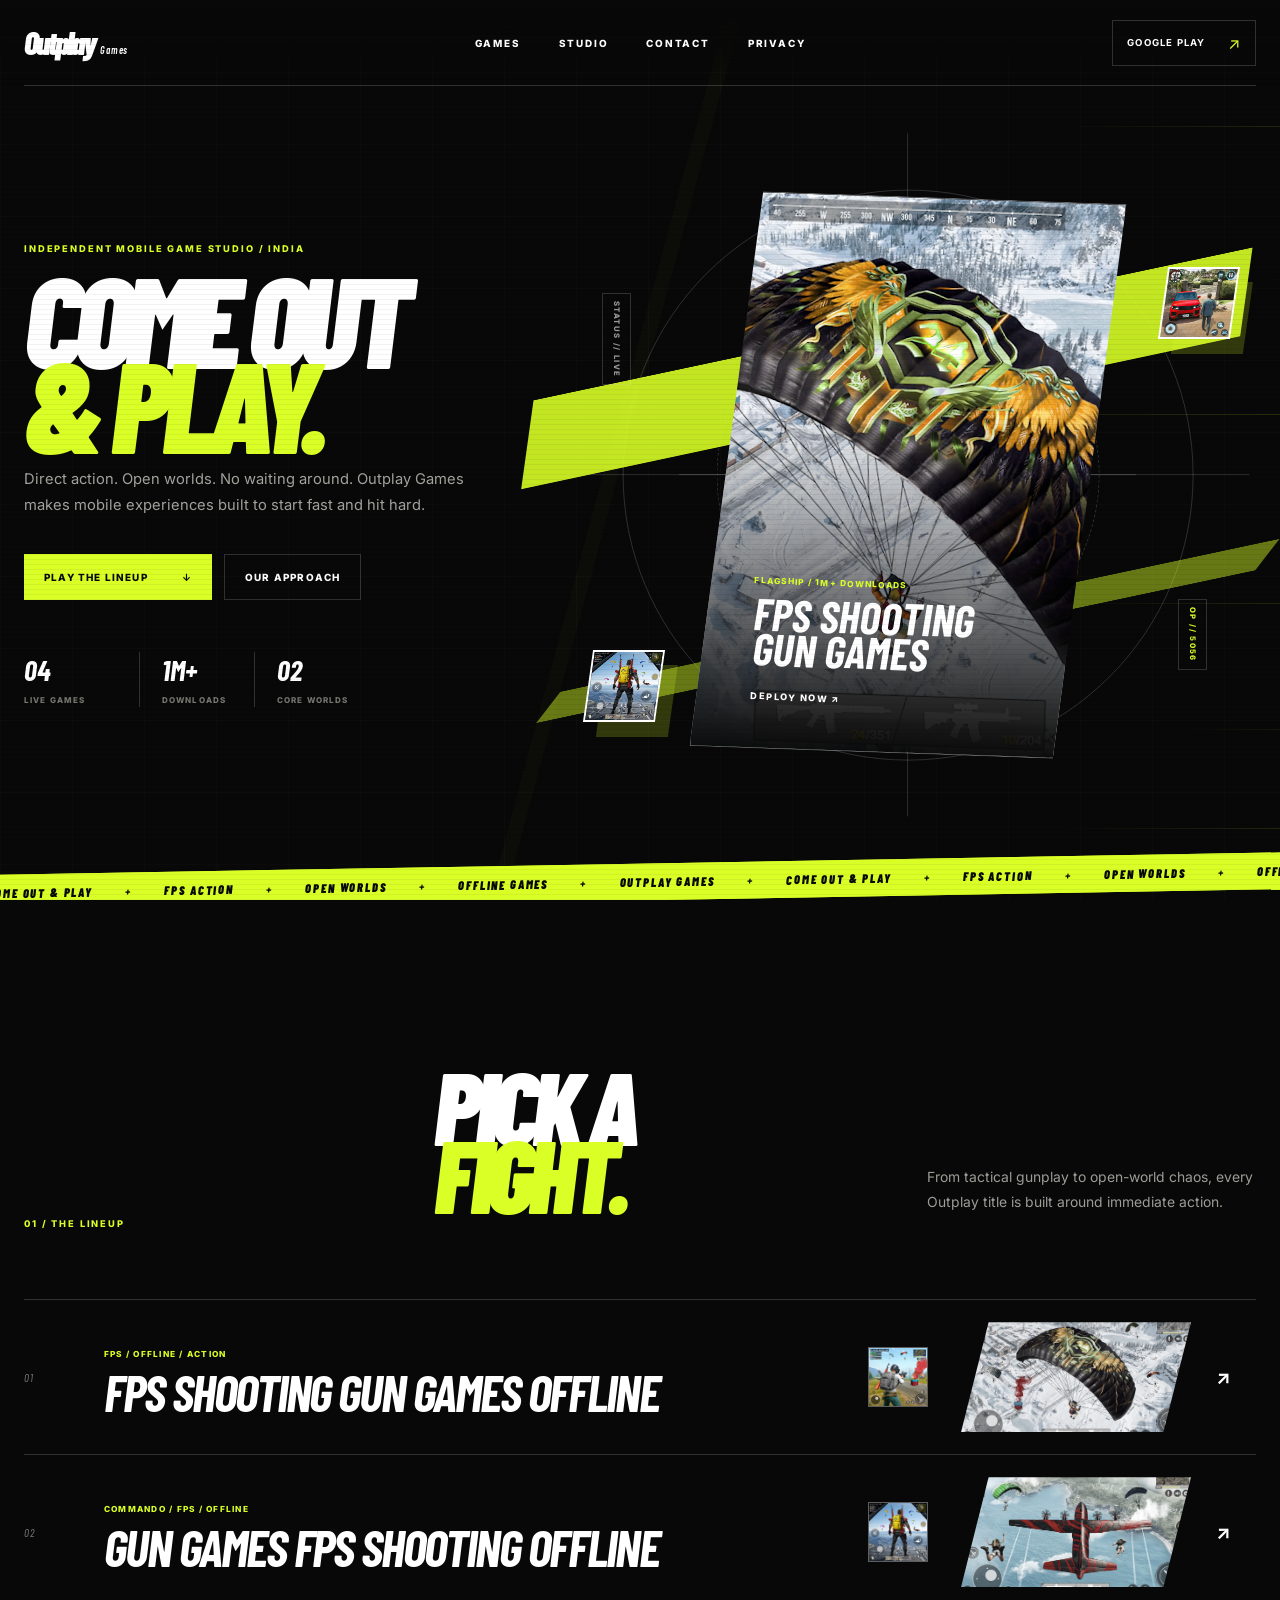
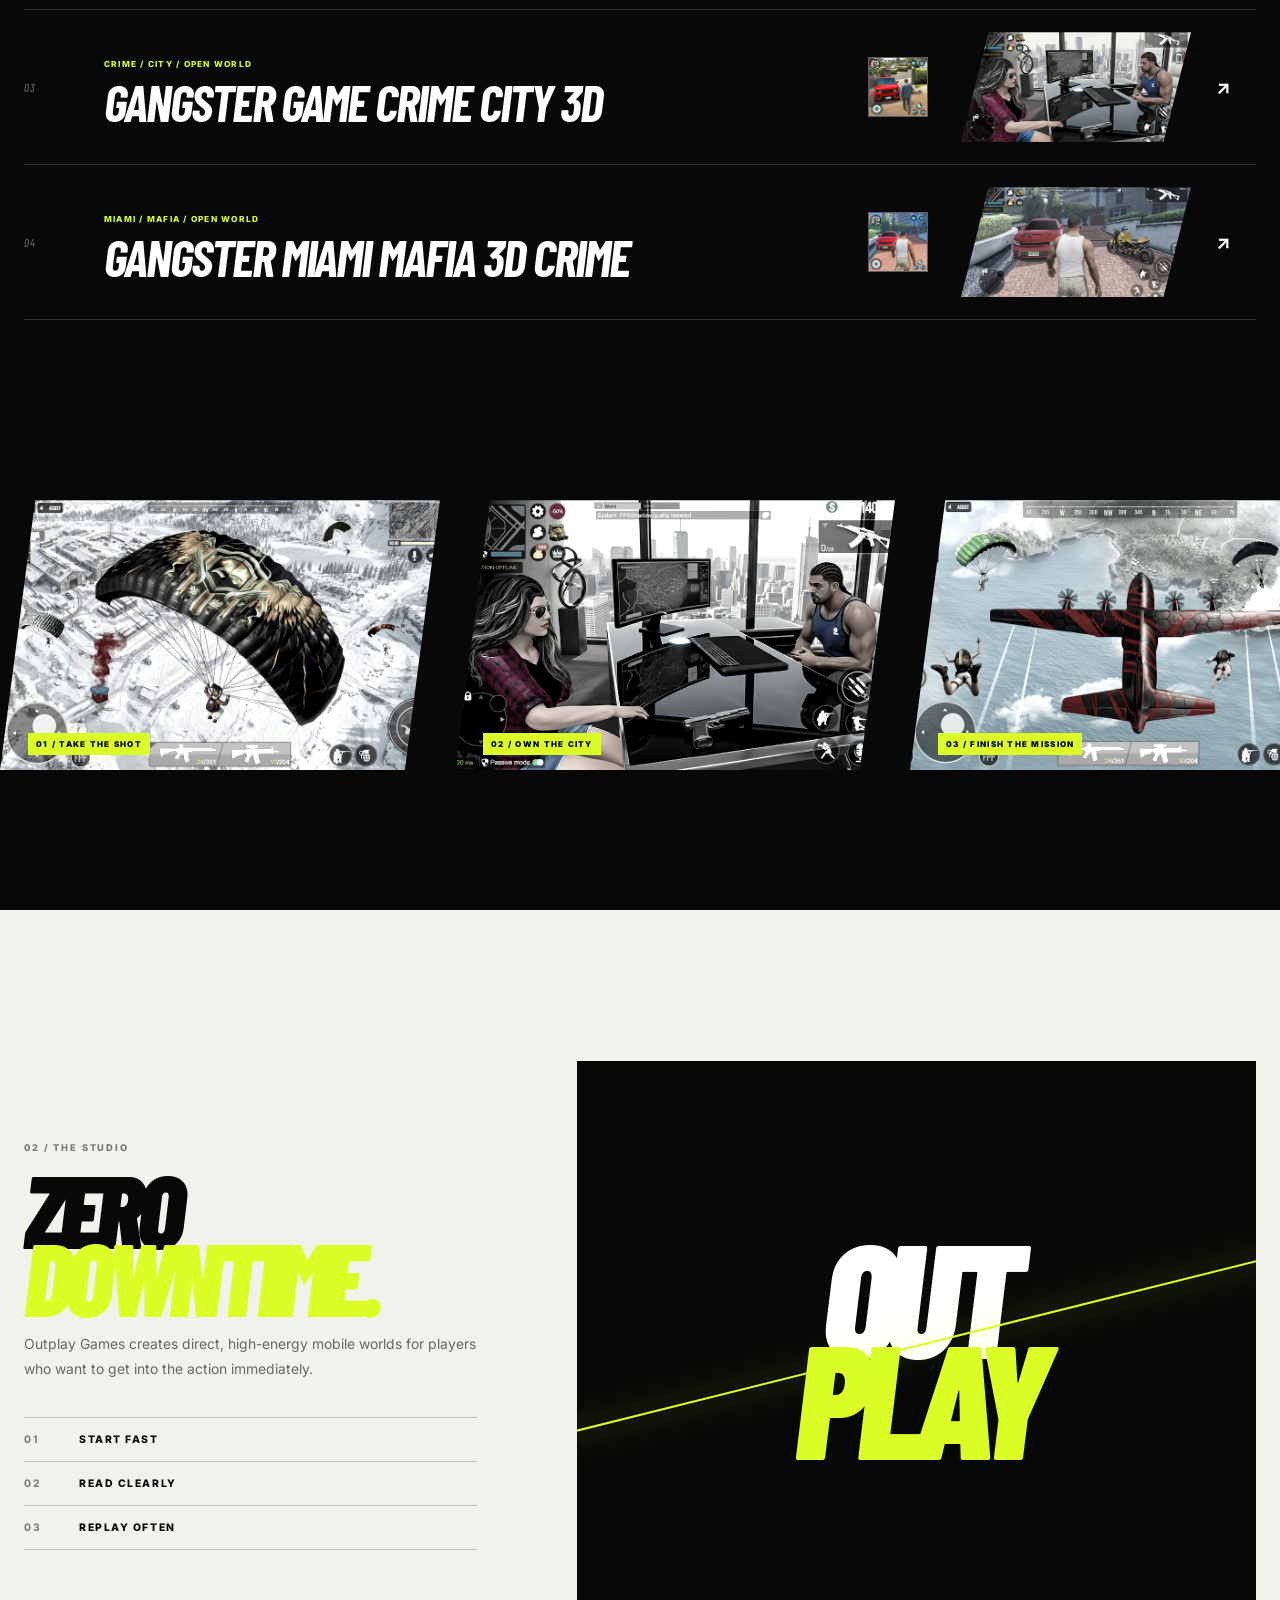
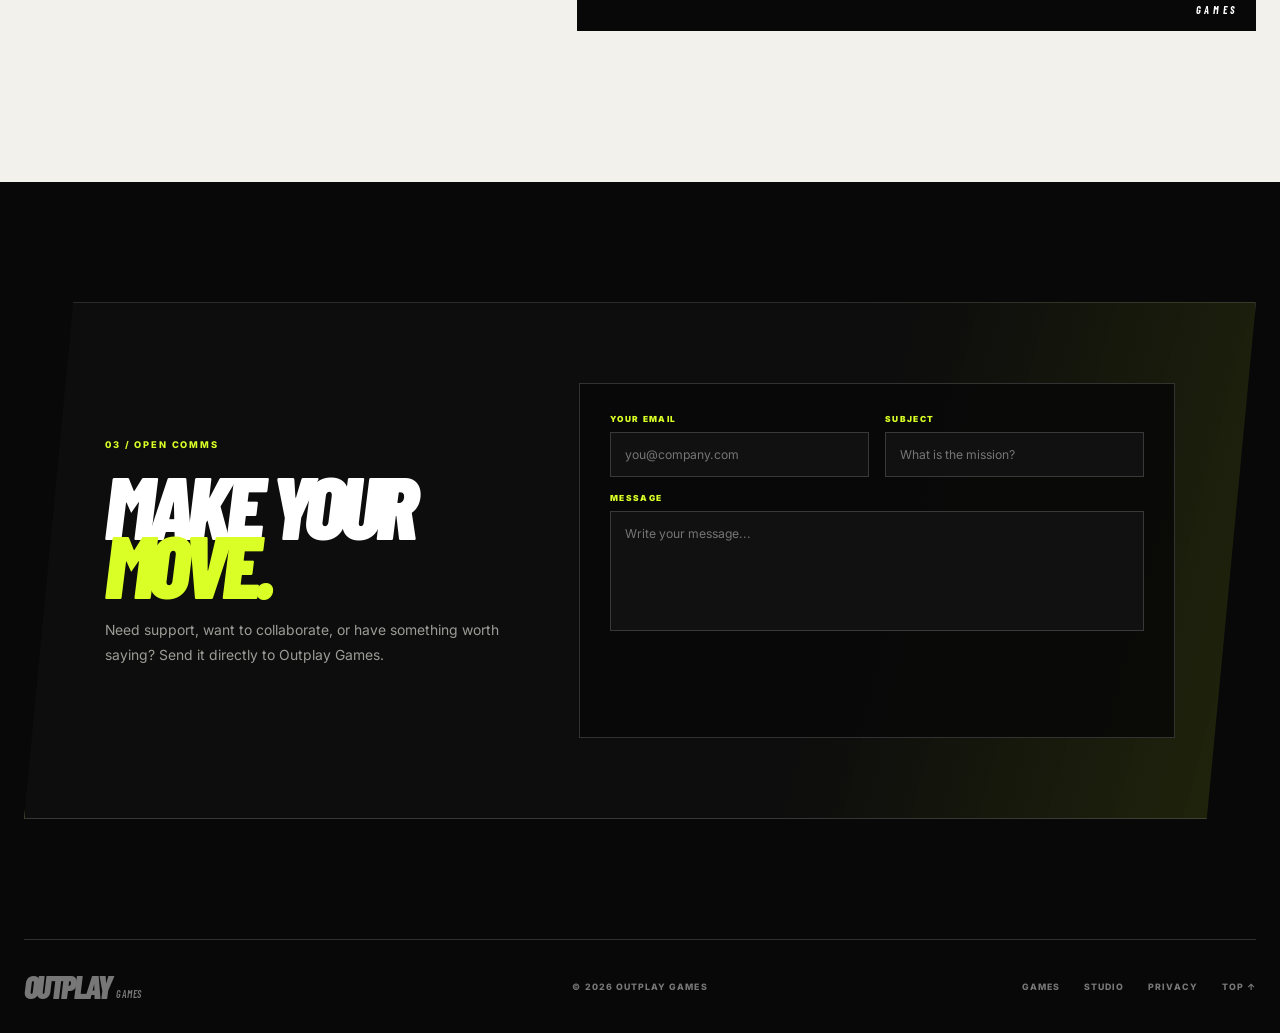
<file: index.html>
<!doctype html>
<html lang="en">
<head>
  <meta charset="utf-8">
  <meta name="viewport" content="width=device-width, initial-scale=1">
  <meta name="theme-color" content="#090909">
  <meta name="description" content="Outplay Games creates action-first mobile games. Come out and play.">
  <title>Outplay Games | Come Out & Play</title>
  <link rel="preconnect" href="https://fonts.googleapis.com">
  <link rel="preconnect" href="https://fonts.gstatic.com" crossorigin>
  <link href="https://fonts.googleapis.com/css2?family=Barlow+Condensed:ital,wght@0,600;0,700;0,800;0,900;1,700;1,800;1,900&family=Inter:wght@400;500;600;700;800&display=swap" rel="stylesheet">
  <link rel="stylesheet" href="assets/site.css">
  <link rel="stylesheet" href="assets/contact.css">
</head>
<body id="top">
  <div class="scanlines" aria-hidden="true"></div>
  <div class="speed-field" aria-hidden="true"><i></i><i></i><i></i><i></i><i></i><i></i></div>
  <header class="nav-wrap">
    <nav class="nav container" aria-label="Main navigation">
      <a class="brand" href="#top"><span>Outplay</span><small>Games</small></a>
      <div class="nav-links"><a href="#games">Games</a><a href="#studio">Studio</a><a href="#contact">Contact</a><a href="privacy-policy.html">Privacy</a></div>
      <a class="play-link" href="https://play.google.com/store/apps/dev?id=5056483500249998484&gl=in" target="_blank" rel="noopener"><b>Google Play</b><span>↗</span></a>
    </nav>
  </header>

  <main>
    <section class="hero">
      <div class="hero-grid container">
        <div class="hero-copy reveal">
          <span class="kicker">Independent mobile game studio / India</span>
          <h1><span>Come out</span><em>&amp; play.</em></h1>
          <p>Direct action. Open worlds. No waiting around. Outplay Games makes mobile experiences built to start fast and hit hard.</p>
          <div class="hero-actions"><a class="button hot" href="#games">Play the lineup <b>↓</b></a><a class="button wire" href="#studio">Our approach</a></div>
          <div class="hero-stats"><div><strong>04</strong><span>Live games</span></div><div><strong>1M+</strong><span>Downloads</span></div><div><strong>02</strong><span>Core worlds</span></div></div>
        </div>

        <div class="hero-visual reveal" data-tilt>
          <div class="target target-a"></div><div class="target target-b"></div>
          <div class="slash slash-a"></div><div class="slash slash-b"></div>
          <article class="feature-card">
            <img src="assets/fps-offline.jpg" alt="FPS Shooting Gun Games Offline">
            <div class="feature-copy"><span>Flagship / 1M+ downloads</span><h2>FPS Shooting<br>Gun Games</h2><a href="https://play.google.com/store/apps/details?id=com.op.fps.gun.shooting.offline.game" target="_blank" rel="noopener">Deploy now ↗</a></div>
          </article>
          <img class="float-icon icon-a" src="assets/crime-city-icon.png" alt="">
          <img class="float-icon icon-b" src="assets/gun-offline-icon.png" alt="">
          <div class="hud hud-a">STATUS // LIVE</div><div class="hud hud-b">OP // 5056</div>
        </div>
      </div>
      <div class="ticker" aria-hidden="true"><div>COME OUT &amp; PLAY <b>+</b> FPS ACTION <b>+</b> OPEN WORLDS <b>+</b> OFFLINE GAMES <b>+</b> OUTPLAY GAMES <b>+</b> COME OUT &amp; PLAY <b>+</b> FPS ACTION <b>+</b> OPEN WORLDS <b>+</b> OFFLINE GAMES <b>+</b></div></div>
    </section>

    <section class="games container" id="games">
      <header class="section-head reveal"><span class="section-no">01 / THE LINEUP</span><h2>Pick a<br><em>fight.</em></h2><p>From tactical gunplay to open-world chaos, every Outplay title is built around immediate action.</p></header>
      <div class="game-list">
        <a class="game-row reveal" href="https://play.google.com/store/apps/details?id=com.op.fps.gun.shooting.offline.game" target="_blank" rel="noopener">
          <span class="row-no">01</span><div class="row-title"><small>FPS / Offline / Action</small><h3>FPS Shooting Gun Games Offline</h3></div><img class="row-icon" src="assets/fps-offline-icon.png" alt=""><div class="row-image"><img src="assets/fps-offline.jpg" alt=""></div><b class="row-arrow">↗</b>
        </a>
        <a class="game-row reveal" href="https://play.google.com/store/apps/details?id=com.op.fps.commando.gun.shooting" target="_blank" rel="noopener">
          <span class="row-no">02</span><div class="row-title"><small>Commando / FPS / Offline</small><h3>Gun Games FPS Shooting Offline</h3></div><img class="row-icon" src="assets/gun-offline-icon.png" alt=""><div class="row-image"><img src="assets/gun-offline.jpg" alt=""></div><b class="row-arrow">↗</b>
        </a>
        <a class="game-row reveal" href="https://play.google.com/store/apps/details?id=com.op.gangster.simulator.crime.game" target="_blank" rel="noopener">
          <span class="row-no">03</span><div class="row-title"><small>Crime / City / Open world</small><h3>Gangster Game Crime City 3D</h3></div><img class="row-icon" src="assets/crime-city-icon.png" alt=""><div class="row-image"><img src="assets/crime-city.jpg" alt=""></div><b class="row-arrow">↗</b>
        </a>
        <a class="game-row reveal" href="https://play.google.com/store/apps/details?id=com.op.openworld.gangster.crime" target="_blank" rel="noopener">
          <span class="row-no">04</span><div class="row-title"><small>Miami / Mafia / Open world</small><h3>Gangster Miami Mafia 3D Crime</h3></div><img class="row-icon" src="assets/miami-mafia-icon.png" alt=""><div class="row-image"><img src="assets/miami-mafia.jpg" alt=""></div><b class="row-arrow">↗</b>
        </a>
      </div>
    </section>

    <section class="showcase">
      <div class="showcase-track">
        <figure><img src="assets/fps-offline.jpg" alt=""><figcaption>01 / TAKE THE SHOT</figcaption></figure>
        <figure><img src="assets/crime-city.jpg" alt=""><figcaption>02 / OWN THE CITY</figcaption></figure>
        <figure><img src="assets/gun-offline.jpg" alt=""><figcaption>03 / FINISH THE MISSION</figcaption></figure>
        <figure><img src="assets/miami-mafia.jpg" alt=""><figcaption>04 / RUN THE STREETS</figcaption></figure>
        <figure aria-hidden="true"><img src="assets/fps-offline.jpg" alt=""><figcaption>01 / TAKE THE SHOT</figcaption></figure>
        <figure aria-hidden="true"><img src="assets/crime-city.jpg" alt=""><figcaption>02 / OWN THE CITY</figcaption></figure>
        <figure aria-hidden="true"><img src="assets/gun-offline.jpg" alt=""><figcaption>03 / FINISH THE MISSION</figcaption></figure>
        <figure aria-hidden="true"><img src="assets/miami-mafia.jpg" alt=""><figcaption>04 / RUN THE STREETS</figcaption></figure>
      </div>
    </section>

    <section class="studio" id="studio">
      <div class="studio-grid container">
        <div class="studio-copy reveal"><span class="section-no">02 / THE STUDIO</span><h2>Zero<br><em>downtime.</em></h2><p>Outplay Games creates direct, high-energy mobile worlds for players who want to get into the action immediately.</p><div class="manifesto"><div><b>01</b><span>Start fast</span></div><div><b>02</b><span>Read clearly</span></div><div><b>03</b><span>Replay often</span></div></div></div>
        <div class="studio-mark reveal"><span>OUT</span><span>PLAY</span><i></i><b>GAMES</b></div>
      </div>
    </section>

    <section class="contact container" id="contact">
      <div class="contact-intro"><span class="section-no">03 / OPEN COMMS</span><h2>Make your<br><em>move.</em></h2><p>Need support, want to collaborate, or have something worth saying? Send it directly to Outplay Games.</p></div>
      <form class="contact-form" action="https://formsubmit.co/outplay.help@gmail.com" method="POST">
        <input type="hidden" name="_captcha" value="false">
        <input type="hidden" name="_template" value="table">
        <input class="honey" type="text" name="_honey" tabindex="-1" autocomplete="off">
        <label><span>Your email</span><input type="email" name="email" placeholder="you@company.com" required></label>
        <label><span>Subject</span><input type="text" name="_subject" placeholder="What is the mission?" required></label>
        <label class="message-field"><span>Message</span><textarea name="message" rows="6" placeholder="Write your message..." required></textarea></label>
        <button type="submit">Send message <b>↗</b></button>
      </form>
    </section>
  </main>

  <footer class="footer container"><a class="brand" href="#top"><span>Outplay</span><small>Games</small></a><span>© <span id="year"></span> Outplay Games</span><div><a href="#games">Games</a><a href="#studio">Studio</a><a href="privacy-policy.html">Privacy</a><a href="#top">Top ↑</a></div></footer>
  <script src="assets/site.js"></script>
</body>
</html>
</file>
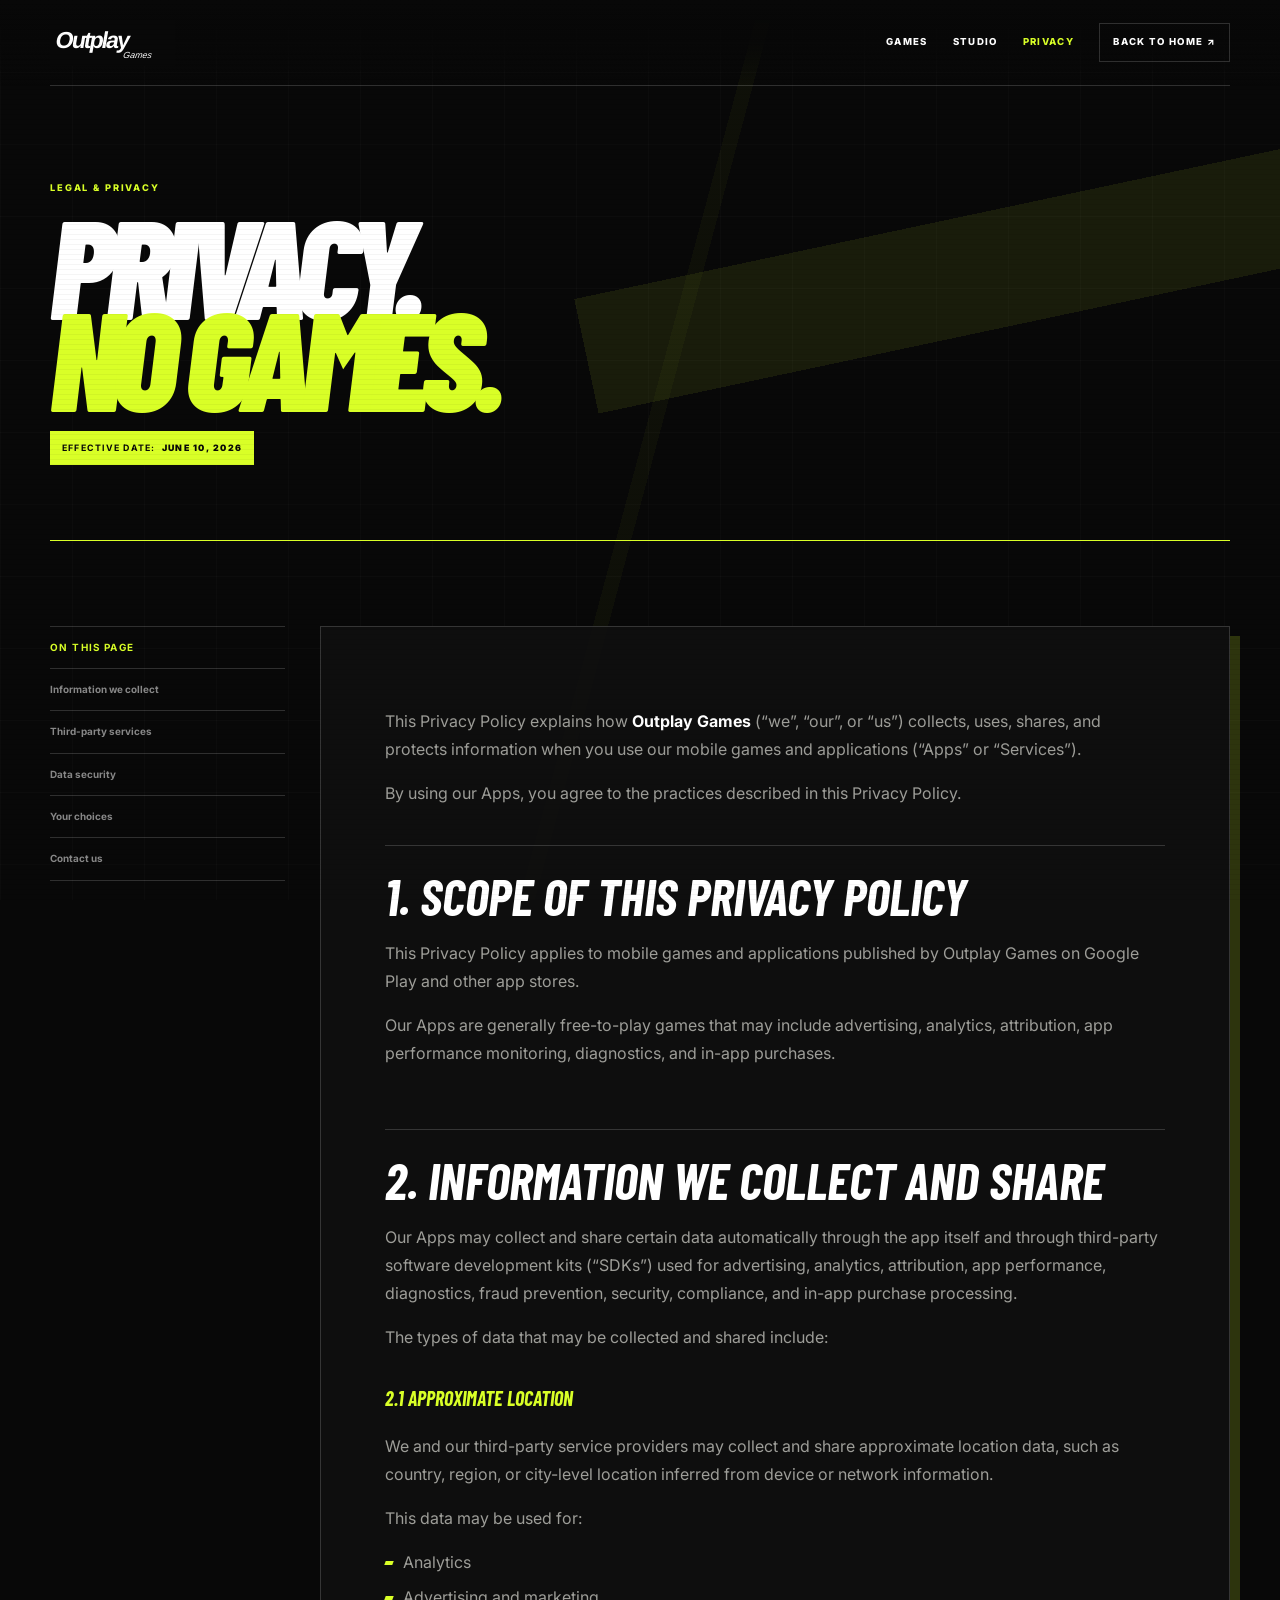
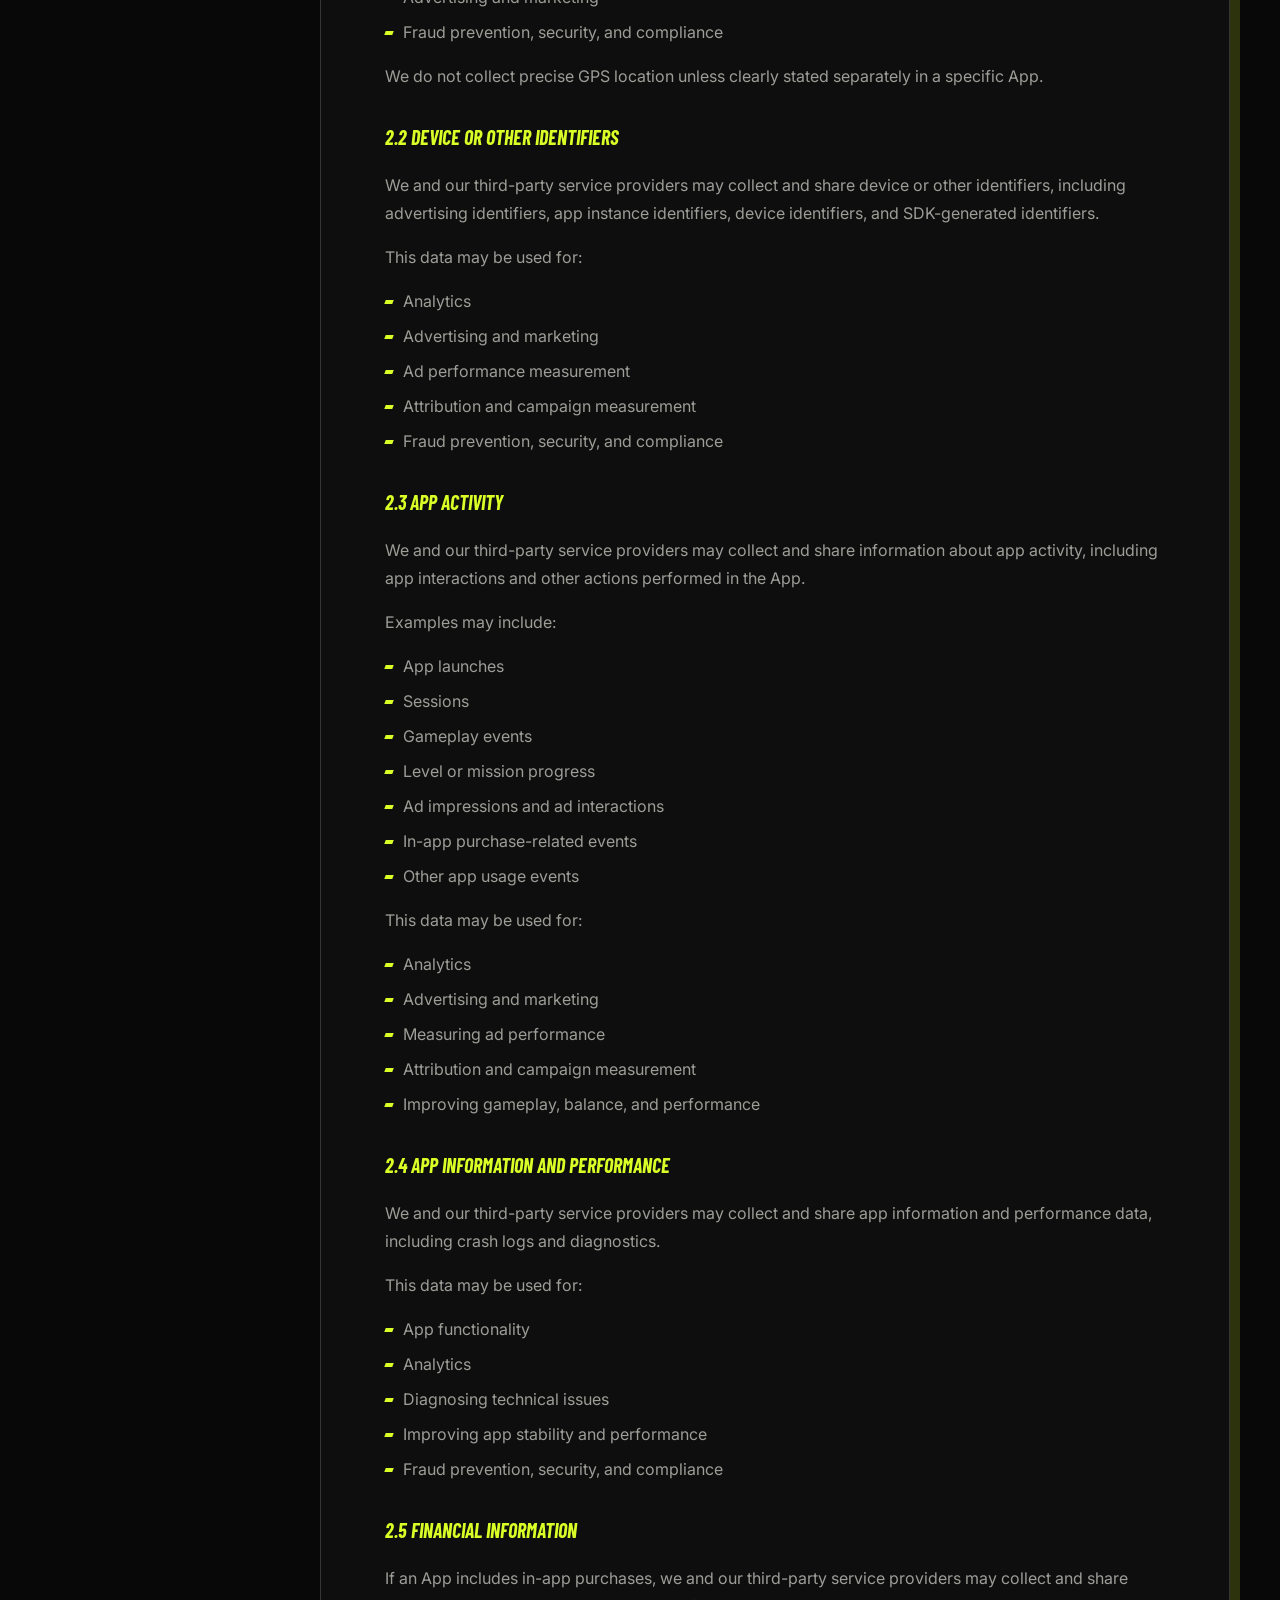
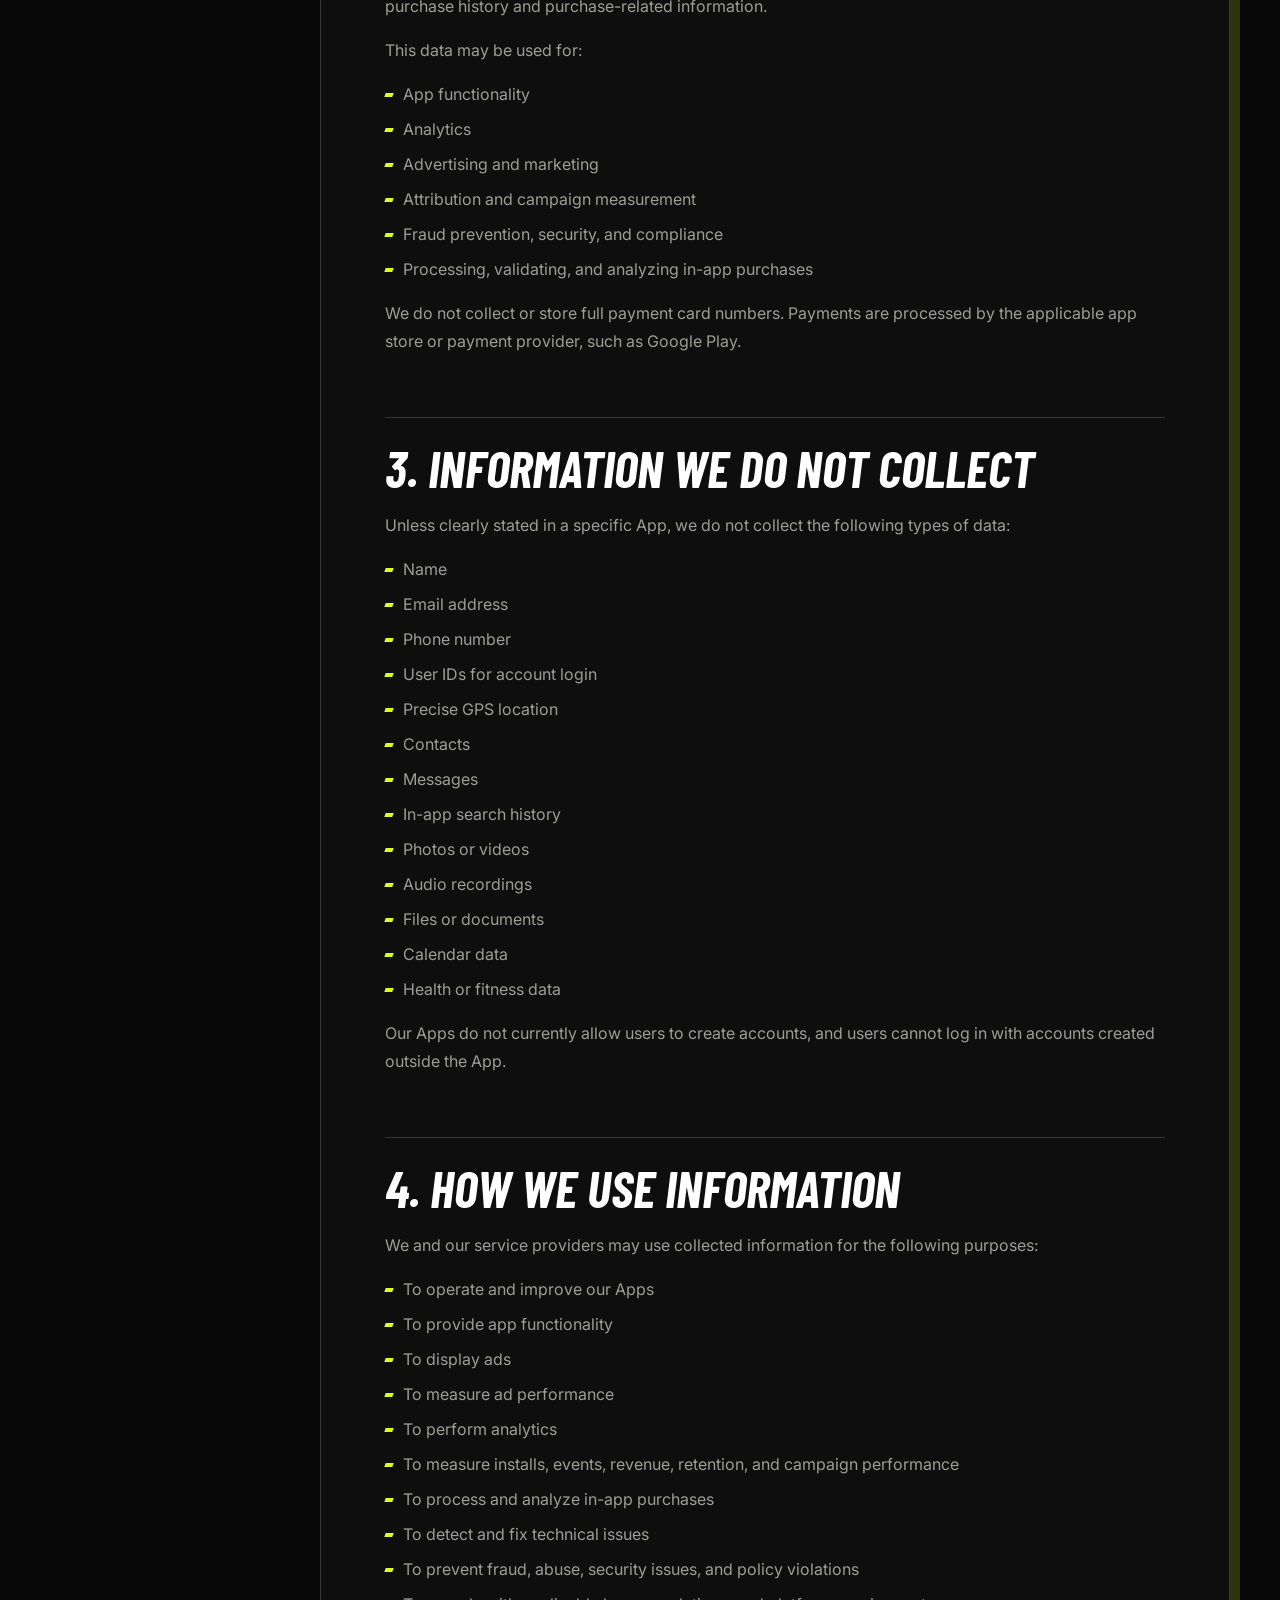
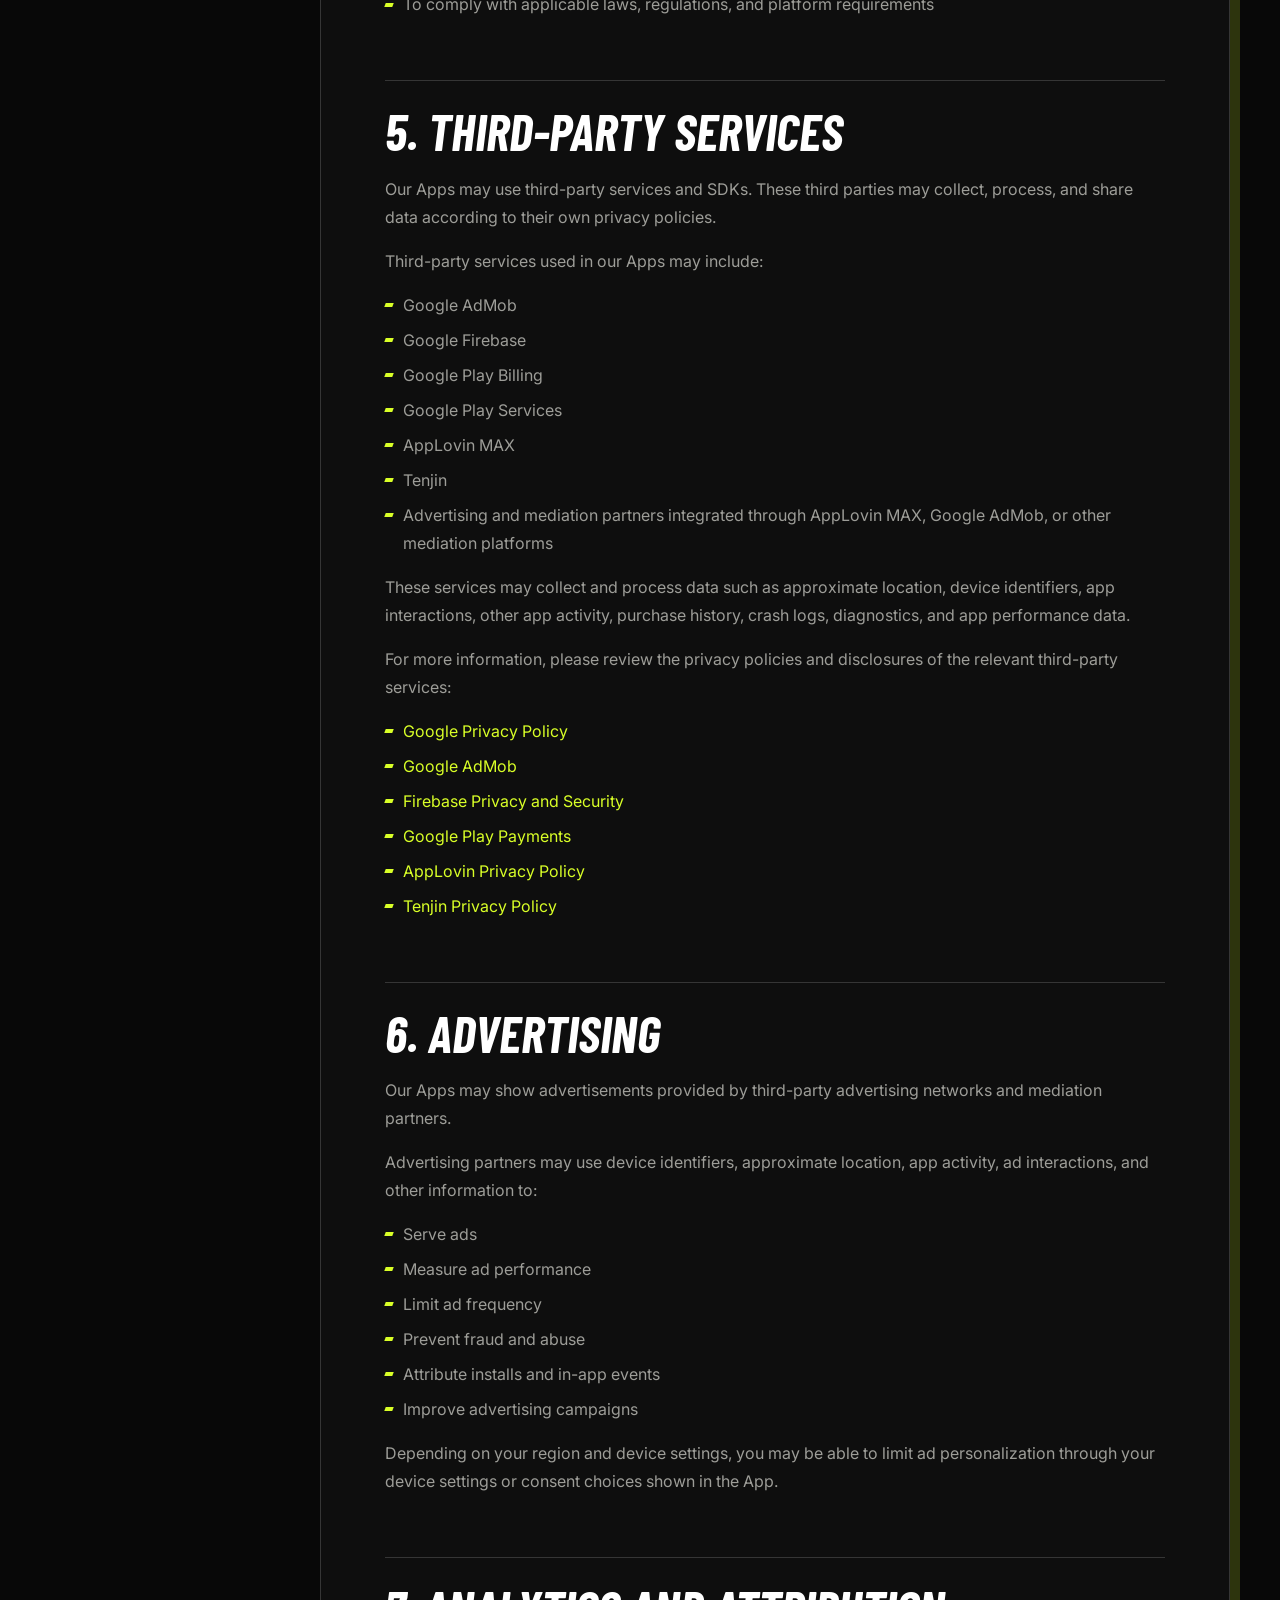
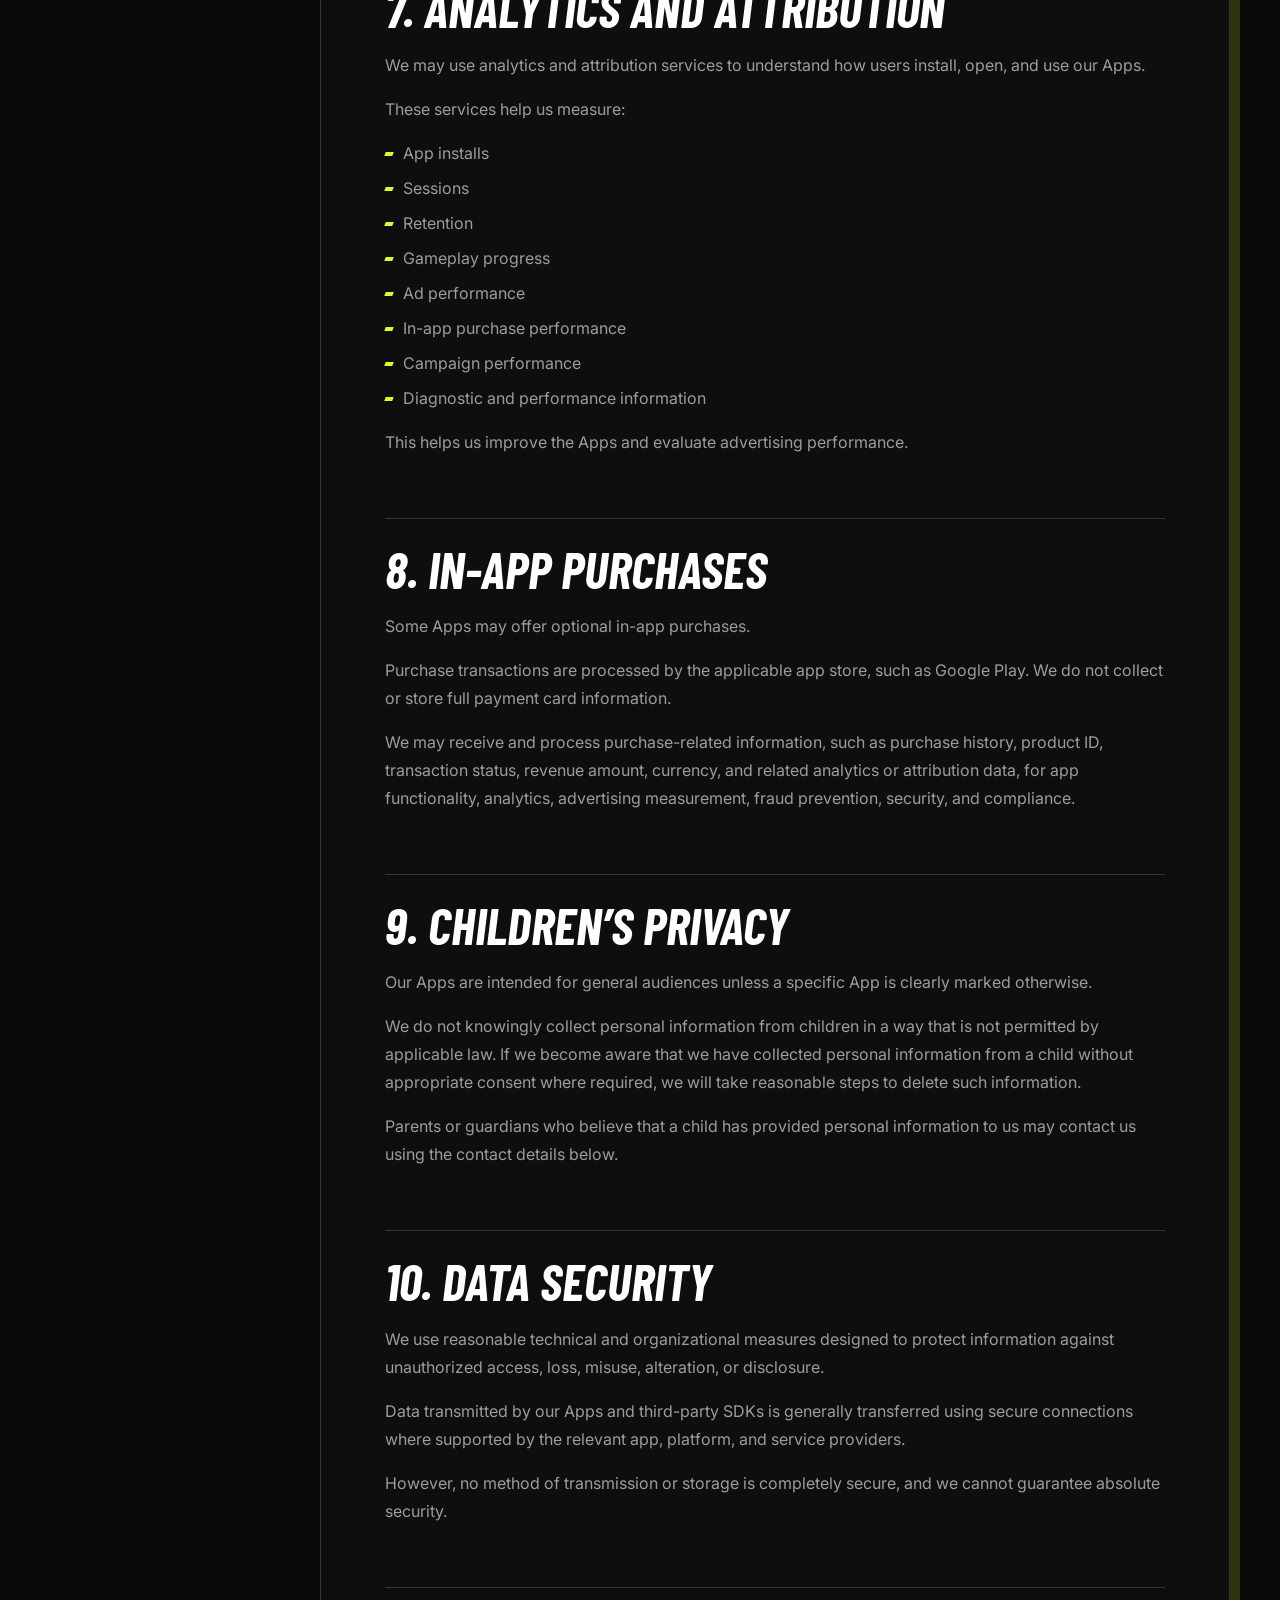
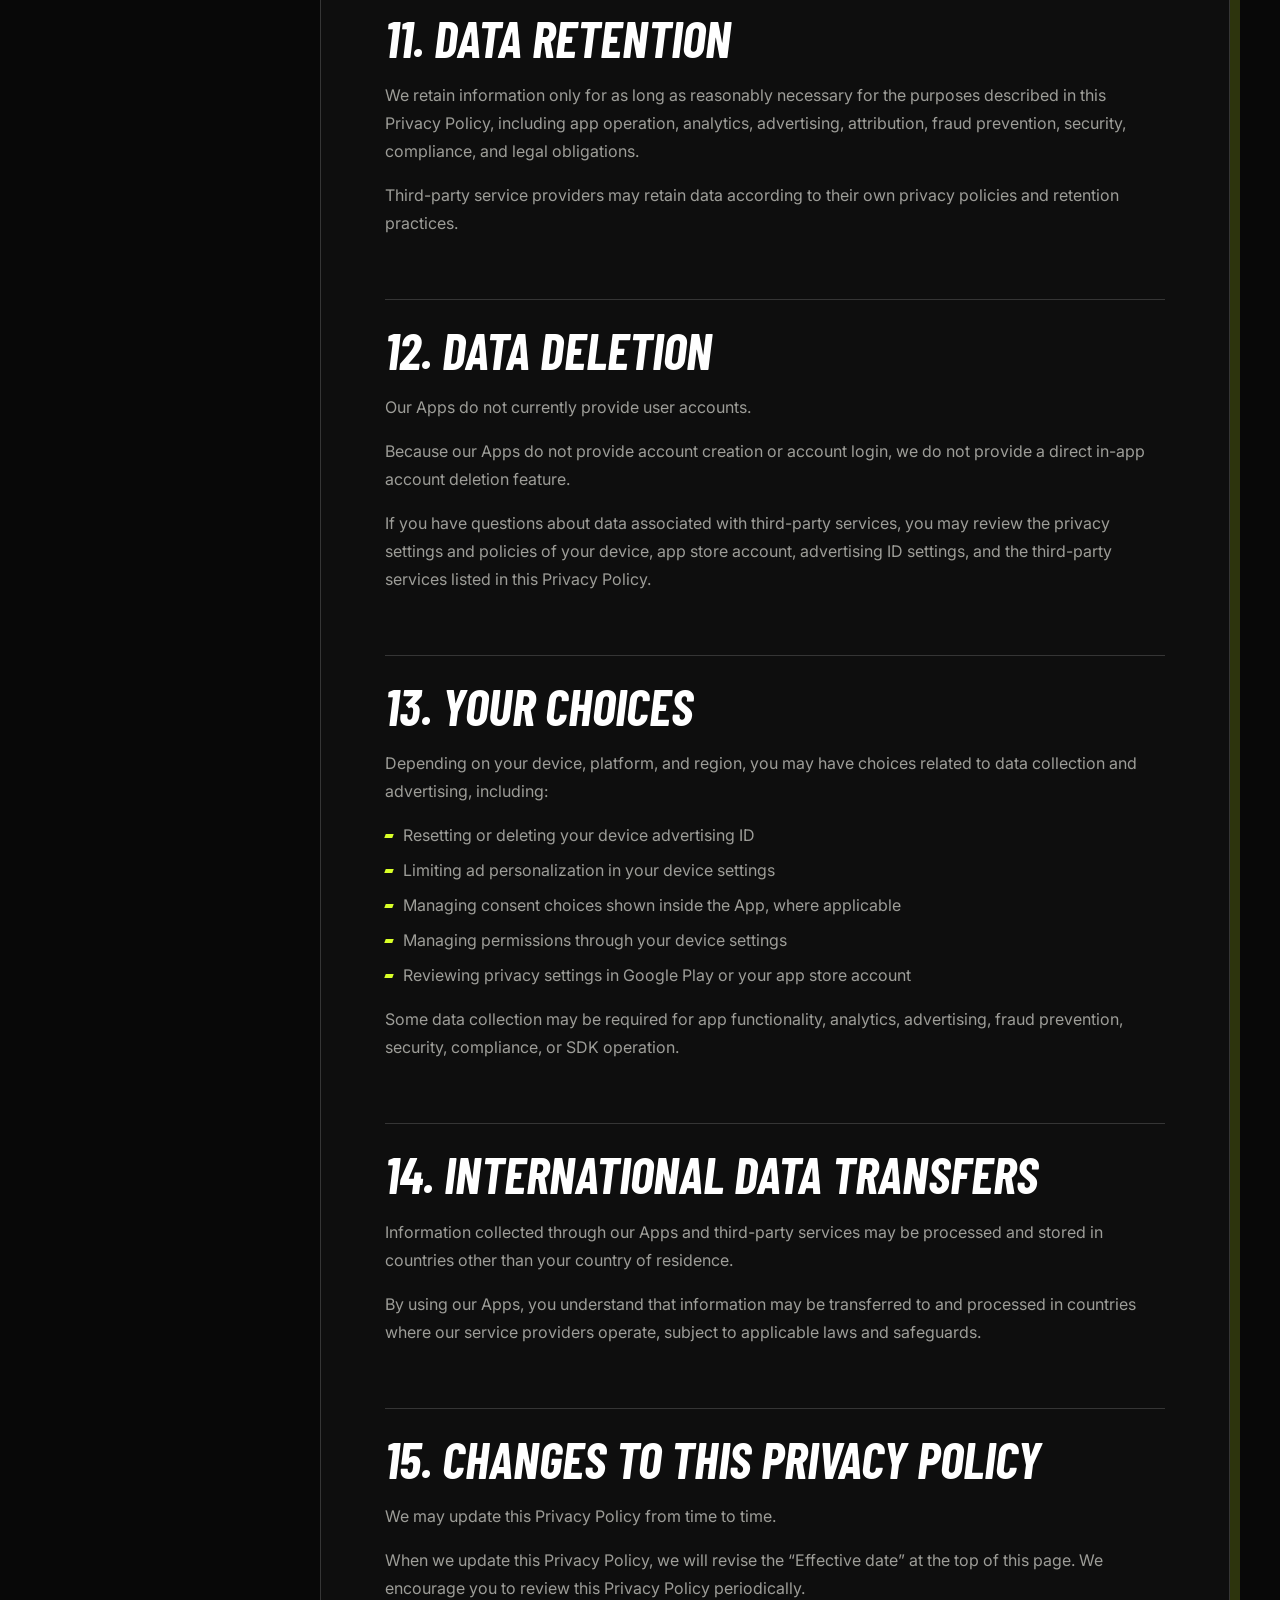
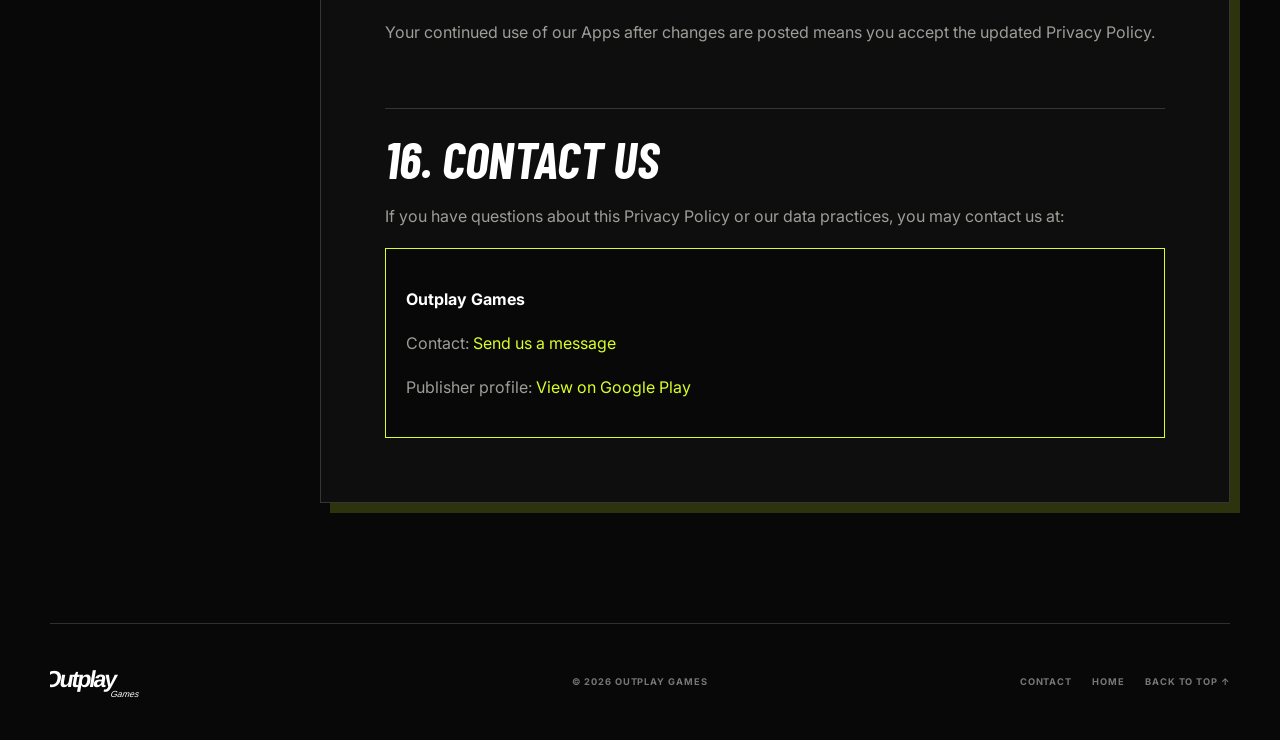
<file: privacy-policy.html>
﻿<!DOCTYPE html>
<html lang="en">
<head>
  <meta charset="UTF-8" />
  <meta name="viewport" content="width=device-width, initial-scale=1.0" />
  <title>Privacy Policy | Outplay Games</title>
  <link rel="preconnect" href="https://fonts.googleapis.com">
  <link rel="preconnect" href="https://fonts.gstatic.com" crossorigin>
  <link href="https://fonts.googleapis.com/css2?family=Barlow+Condensed:ital,wght@0,600;0,700;0,800;0,900;1,800;1,900&family=Inter:wght@400;500;600;700;800&display=swap" rel="stylesheet">
  <link rel="stylesheet" href="assets/privacy.css">
</head>
<body id="top">
  <div class="page-art" aria-hidden="true"></div>
  <header class="nav-shell">
    <nav class="nav container" aria-label="Main navigation">
      <a class="brand" href="index.html" aria-label="Outplay Games home">
        <img src="assets/outplay-logo.svg" alt="">
        <strong>Outplay Games</strong>
      </a>
      <div class="nav-links">
        <a href="index.html#games">Games</a>
        <a href="index.html#studio">Studio</a>
        <a class="active" href="privacy-policy.html">Privacy</a>
        <a class="nav-home" href="index.html">Back to home &#8599;</a>
      </div>
    </nav>
  </header>
  <main>
    <section class="policy-hero container">
      <p class="policy-kicker">Legal &amp; privacy</p>
      <h1>Privacy.<br><span>No games.</span></h1>
      <p class="meta"><strong>Effective date:</strong>&nbsp; June 10, 2026</p>
    </section>
    <div class="policy-layout container">
      <aside class="policy-aside">
        <span>On this page</span>
        <a href="#information">Information we collect</a>
        <a href="#third-parties">Third-party services</a>
        <a href="#security">Data security</a>
        <a href="#choices">Your choices</a>
        <a href="#contact-policy">Contact us</a>
      </aside>
      <article class="policy-content">

    <p>
      This Privacy Policy explains how <strong>Outplay Games</strong> (“we”, “our”, or “us”)
      collects, uses, shares, and protects information when you use our mobile games and
      applications (“Apps” or “Services”).
    </p>

    <p>
      By using our Apps, you agree to the practices described in this Privacy Policy.
    </p>

    <h2>1. Scope of this Privacy Policy</h2>
    <p>
      This Privacy Policy applies to mobile games and applications published by Outplay Games
      on Google Play and other app stores.
    </p>
    <p>
      Our Apps are generally free-to-play games that may include advertising, analytics,
      attribution, app performance monitoring, diagnostics, and in-app purchases.
    </p>

    <h2 id="information">2. Information We Collect and Share</h2>
    <p>
      Our Apps may collect and share certain data automatically through the app itself and
      through third-party software development kits (“SDKs”) used for advertising, analytics,
      attribution, app performance, diagnostics, fraud prevention, security, compliance, and
      in-app purchase processing.
    </p>
    <p>The types of data that may be collected and shared include:</p>

    <h3>2.1 Approximate Location</h3>
    <p>
      We and our third-party service providers may collect and share approximate location data,
      such as country, region, or city-level location inferred from device or network information.
    </p>
    <p>This data may be used for:</p>
    <ul>
      <li>Analytics</li>
      <li>Advertising and marketing</li>
      <li>Fraud prevention, security, and compliance</li>
    </ul>
    <p>
      We do not collect precise GPS location unless clearly stated separately in a specific App.
    </p>

    <h3>2.2 Device or Other Identifiers</h3>
    <p>
      We and our third-party service providers may collect and share device or other identifiers,
      including advertising identifiers, app instance identifiers, device identifiers, and
      SDK-generated identifiers.
    </p>
    <p>This data may be used for:</p>
    <ul>
      <li>Analytics</li>
      <li>Advertising and marketing</li>
      <li>Ad performance measurement</li>
      <li>Attribution and campaign measurement</li>
      <li>Fraud prevention, security, and compliance</li>
    </ul>

    <h3>2.3 App Activity</h3>
    <p>
      We and our third-party service providers may collect and share information about app
      activity, including app interactions and other actions performed in the App.
    </p>
    <p>Examples may include:</p>
    <ul>
      <li>App launches</li>
      <li>Sessions</li>
      <li>Gameplay events</li>
      <li>Level or mission progress</li>
      <li>Ad impressions and ad interactions</li>
      <li>In-app purchase-related events</li>
      <li>Other app usage events</li>
    </ul>
    <p>This data may be used for:</p>
    <ul>
      <li>Analytics</li>
      <li>Advertising and marketing</li>
      <li>Measuring ad performance</li>
      <li>Attribution and campaign measurement</li>
      <li>Improving gameplay, balance, and performance</li>
    </ul>

    <h3>2.4 App Information and Performance</h3>
    <p>
      We and our third-party service providers may collect and share app information and
      performance data, including crash logs and diagnostics.
    </p>
    <p>This data may be used for:</p>
    <ul>
      <li>App functionality</li>
      <li>Analytics</li>
      <li>Diagnosing technical issues</li>
      <li>Improving app stability and performance</li>
      <li>Fraud prevention, security, and compliance</li>
    </ul>

    <h3>2.5 Financial Information</h3>
    <p>
      If an App includes in-app purchases, we and our third-party service providers may collect
      and share purchase history and purchase-related information.
    </p>
    <p>This data may be used for:</p>
    <ul>
      <li>App functionality</li>
      <li>Analytics</li>
      <li>Advertising and marketing</li>
      <li>Attribution and campaign measurement</li>
      <li>Fraud prevention, security, and compliance</li>
      <li>Processing, validating, and analyzing in-app purchases</li>
    </ul>
    <p>
      We do not collect or store full payment card numbers. Payments are processed by the
      applicable app store or payment provider, such as Google Play.
    </p>

    <h2>3. Information We Do Not Collect</h2>
    <p>Unless clearly stated in a specific App, we do not collect the following types of data:</p>
    <ul>
      <li>Name</li>
      <li>Email address</li>
      <li>Phone number</li>
      <li>User IDs for account login</li>
      <li>Precise GPS location</li>
      <li>Contacts</li>
      <li>Messages</li>
      <li>In-app search history</li>
      <li>Photos or videos</li>
      <li>Audio recordings</li>
      <li>Files or documents</li>
      <li>Calendar data</li>
      <li>Health or fitness data</li>
    </ul>
    <p>
      Our Apps do not currently allow users to create accounts, and users cannot log in with
      accounts created outside the App.
    </p>

    <h2>4. How We Use Information</h2>
    <p>We and our service providers may use collected information for the following purposes:</p>
    <ul>
      <li>To operate and improve our Apps</li>
      <li>To provide app functionality</li>
      <li>To display ads</li>
      <li>To measure ad performance</li>
      <li>To perform analytics</li>
      <li>To measure installs, events, revenue, retention, and campaign performance</li>
      <li>To process and analyze in-app purchases</li>
      <li>To detect and fix technical issues</li>
      <li>To prevent fraud, abuse, security issues, and policy violations</li>
      <li>To comply with applicable laws, regulations, and platform requirements</li>
    </ul>

    <h2 id="third-parties">5. Third-Party Services</h2>
    <p>
      Our Apps may use third-party services and SDKs. These third parties may collect, process,
      and share data according to their own privacy policies.
    </p>
    <p>Third-party services used in our Apps may include:</p>
    <ul>
      <li>Google AdMob</li>
      <li>Google Firebase</li>
      <li>Google Play Billing</li>
      <li>Google Play Services</li>
      <li>AppLovin MAX</li>
      <li>Tenjin</li>
      <li>Advertising and mediation partners integrated through AppLovin MAX, Google AdMob, or other mediation platforms</li>
    </ul>
    <p>
      These services may collect and process data such as approximate location, device identifiers,
      app interactions, other app activity, purchase history, crash logs, diagnostics, and app
      performance data.
    </p>
    <p>For more information, please review the privacy policies and disclosures of the relevant third-party services:</p>
    <ul>
      <li><a href="https://policies.google.com/privacy" target="_blank" rel="noopener noreferrer">Google Privacy Policy</a></li>
      <li><a href="https://support.google.com/admob/answer/6128543" target="_blank" rel="noopener noreferrer">Google AdMob</a></li>
      <li><a href="https://firebase.google.com/support/privacy" target="_blank" rel="noopener noreferrer">Firebase Privacy and Security</a></li>
      <li><a href="https://payments.google.com/payments/apis-secure/u/0/get_legal_document?ldo=0&amp;ldt=privacynotice" target="_blank" rel="noopener noreferrer">Google Play Payments</a></li>
      <li><a href="https://legal.applovin.com/privacy/" target="_blank" rel="noopener noreferrer">AppLovin Privacy Policy</a></li>
      <li><a href="https://tenjin.com/privacy/" target="_blank" rel="noopener noreferrer">Tenjin Privacy Policy</a></li>
    </ul>

    <h2>6. Advertising</h2>
    <p>
      Our Apps may show advertisements provided by third-party advertising networks and mediation
      partners.
    </p>
    <p>Advertising partners may use device identifiers, approximate location, app activity, ad interactions, and other information to:</p>
    <ul>
      <li>Serve ads</li>
      <li>Measure ad performance</li>
      <li>Limit ad frequency</li>
      <li>Prevent fraud and abuse</li>
      <li>Attribute installs and in-app events</li>
      <li>Improve advertising campaigns</li>
    </ul>
    <p>
      Depending on your region and device settings, you may be able to limit ad personalization
      through your device settings or consent choices shown in the App.
    </p>

    <h2>7. Analytics and Attribution</h2>
    <p>
      We may use analytics and attribution services to understand how users install, open, and
      use our Apps.
    </p>
    <p>These services help us measure:</p>
    <ul>
      <li>App installs</li>
      <li>Sessions</li>
      <li>Retention</li>
      <li>Gameplay progress</li>
      <li>Ad performance</li>
      <li>In-app purchase performance</li>
      <li>Campaign performance</li>
      <li>Diagnostic and performance information</li>
    </ul>
    <p>This helps us improve the Apps and evaluate advertising performance.</p>

    <h2>8. In-App Purchases</h2>
    <p>Some Apps may offer optional in-app purchases.</p>
    <p>
      Purchase transactions are processed by the applicable app store, such as Google Play.
      We do not collect or store full payment card information.
    </p>
    <p>
      We may receive and process purchase-related information, such as purchase history, product
      ID, transaction status, revenue amount, currency, and related analytics or attribution data,
      for app functionality, analytics, advertising measurement, fraud prevention, security, and
      compliance.
    </p>

    <h2>9. Children’s Privacy</h2>
    <p>
      Our Apps are intended for general audiences unless a specific App is clearly marked otherwise.
    </p>
    <p>
      We do not knowingly collect personal information from children in a way that is not permitted
      by applicable law. If we become aware that we have collected personal information from a child
      without appropriate consent where required, we will take reasonable steps to delete such
      information.
    </p>
    <p>
      Parents or guardians who believe that a child has provided personal information to us may
      contact us using the contact details below.
    </p>

    <h2 id="security">10. Data Security</h2>
    <p>
      We use reasonable technical and organizational measures designed to protect information
      against unauthorized access, loss, misuse, alteration, or disclosure.
    </p>
    <p>
      Data transmitted by our Apps and third-party SDKs is generally transferred using secure
      connections where supported by the relevant app, platform, and service providers.
    </p>
    <p>
      However, no method of transmission or storage is completely secure, and we cannot guarantee
      absolute security.
    </p>

    <h2>11. Data Retention</h2>
    <p>
      We retain information only for as long as reasonably necessary for the purposes described in
      this Privacy Policy, including app operation, analytics, advertising, attribution, fraud
      prevention, security, compliance, and legal obligations.
    </p>
    <p>
      Third-party service providers may retain data according to their own privacy policies and
      retention practices.
    </p>

    <h2>12. Data Deletion</h2>
    <p>Our Apps do not currently provide user accounts.</p>
    <p>
      Because our Apps do not provide account creation or account login, we do not provide a direct
      in-app account deletion feature.
    </p>
    <p>
      If you have questions about data associated with third-party services, you may review the
      privacy settings and policies of your device, app store account, advertising ID settings, and
      the third-party services listed in this Privacy Policy.
    </p>

    <h2 id="choices">13. Your Choices</h2>
    <p>
      Depending on your device, platform, and region, you may have choices related to data collection
      and advertising, including:
    </p>
    <ul>
      <li>Resetting or deleting your device advertising ID</li>
      <li>Limiting ad personalization in your device settings</li>
      <li>Managing consent choices shown inside the App, where applicable</li>
      <li>Managing permissions through your device settings</li>
      <li>Reviewing privacy settings in Google Play or your app store account</li>
    </ul>
    <p>
      Some data collection may be required for app functionality, analytics, advertising, fraud
      prevention, security, compliance, or SDK operation.
    </p>

    <h2>14. International Data Transfers</h2>
    <p>
      Information collected through our Apps and third-party services may be processed and stored
      in countries other than your country of residence.
    </p>
    <p>
      By using our Apps, you understand that information may be transferred to and processed in
      countries where our service providers operate, subject to applicable laws and safeguards.
    </p>

    <h2>15. Changes to this Privacy Policy</h2>
    <p>We may update this Privacy Policy from time to time.</p>
    <p>
      When we update this Privacy Policy, we will revise the “Effective date” at the top of this
      page. We encourage you to review this Privacy Policy periodically.
    </p>
    <p>
      Your continued use of our Apps after changes are posted means you accept the updated Privacy
      Policy.
    </p>

    <h2 id="contact-policy">16. Contact Us</h2>
    <p>
      If you have questions about this Privacy Policy or our data practices, you may contact us at:
    </p>
    <div class="contact-box">
      <p><strong>Outplay Games</strong></p>
      <p>Contact: <a href="index.html#contact">Send us a message</a></p>
      <p>Publisher profile: <a href="https://play.google.com/store/apps/dev?id=5056483500249998484&amp;gl=in" target="_blank" rel="noopener noreferrer">View on Google Play</a></p>
    </div>
      </article>
    </div>
  </main>
  <footer class="container footer">
    <a class="brand" href="index.html">
      <img src="assets/outplay-logo.svg" alt="">
      <strong>Outplay Games</strong>
    </a>
    <span>&copy; <span id="year"></span> Outplay Games</span>
    <div class="footer-links">
      <a href="index.html#contact">Contact</a>
      <a href="index.html">Home</a>
      <a href="#top">Back to top &#8593;</a>
    </div>
  </footer>
  <script>document.getElementById("year").textContent = new Date().getFullYear();</script>
</body>
</html>
</file>
<file: assets/site.css>
:root{--ink:#080808;--paper:#f2f1ec;--white:#fff;--acid:#d9ff27;--gray:#9b9b96;--line:rgba(255,255,255,.17);--max:1240px}
*{box-sizing:border-box}html{scroll-behavior:smooth}body{margin:0;overflow-x:hidden;color:var(--white);background:var(--ink);font-family:Inter,sans-serif}body::before{position:fixed;inset:0;z-index:-3;content:"";background:linear-gradient(105deg,transparent 0 48%,rgba(217,255,39,.025) 48% 49%,transparent 49%),linear-gradient(rgba(255,255,255,.018) 1px,transparent 1px),linear-gradient(90deg,rgba(255,255,255,.018) 1px,transparent 1px);background-size:100% 100%,72px 72px,72px 72px}a{color:inherit;text-decoration:none}img{display:block;max-width:100%}.container{width:min(calc(100% - 48px),var(--max));margin-inline:auto}.scanlines{position:fixed;inset:0;z-index:60;pointer-events:none;opacity:.1;background:repeating-linear-gradient(transparent 0 4px,#000 5px)}.speed-field{position:fixed;inset:0;z-index:-2;overflow:hidden;pointer-events:none}.speed-field i{position:absolute;right:-20vw;width:38vw;height:1px;background:linear-gradient(90deg,transparent,var(--acid));opacity:.25;transform:skewX(-25deg);animation:speed 4s linear infinite}.speed-field i:nth-child(1){top:14%;animation-delay:-1s}.speed-field i:nth-child(2){top:31%;width:22vw;animation-delay:-3s}.speed-field i:nth-child(3){top:46%;width:55vw;animation-delay:-2s}.speed-field i:nth-child(4){top:67%;animation-delay:-.4s}.speed-field i:nth-child(5){top:81%;width:28vw;animation-delay:-2.6s}.speed-field i:nth-child(6){top:92%;animation-delay:-1.6s}.nav-wrap{position:fixed;top:0;right:0;left:0;z-index:50;background:linear-gradient(#080808,rgba(8,8,8,.85),transparent)}.nav{display:grid;grid-template-columns:1fr auto 1fr;align-items:center;min-height:86px;border-bottom:1px solid var(--line)}.brand{display:flex;align-items:flex-end;gap:6px;font-family:"Barlow Condensed";font-style:italic;line-height:.7}.brand span{font-size:2rem;font-weight:900;letter-spacing:-.08em}.brand small{font-size:.63rem;font-weight:600;letter-spacing:.08em}.nav-links{display:flex;gap:38px;font-size:.62rem;font-weight:800;letter-spacing:.18em;text-transform:uppercase}.nav-links a:hover{color:var(--acid)}.play-link{justify-self:end;display:flex;align-items:center;gap:22px;padding:12px 14px;border:1px solid var(--line);font-size:.6rem;letter-spacing:.13em;text-transform:uppercase}.play-link span{color:var(--acid);font-size:1rem}.hero{position:relative;overflow:hidden;min-height:100svh;padding-top:100px}.hero-grid{display:grid;grid-template-columns:.87fr 1.13fr;align-items:center;min-height:calc(100svh - 150px)}.kicker,.section-no{display:block;color:var(--acid);font-size:.58rem;font-weight:800;letter-spacing:.2em;text-transform:uppercase}.hero h1,.section-head h2,.studio-copy h2,.contact h2{margin:22px 0;font-family:"Barlow Condensed";font-size:clamp(5.5rem,10vw,10.5rem);font-style:italic;font-weight:900;letter-spacing:-.07em;line-height:.66;text-transform:uppercase}.hero h1 span,.hero h1 em{display:block}.hero h1 em,.section-head h2 em,.studio-copy h2 em,.contact h2 em{color:var(--acid);font-style:italic}.hero-copy>p{max-width:470px;color:#a2a29e;font-size:.92rem;line-height:1.75}.hero-actions{display:flex;gap:12px;margin-top:35px}.button{display:inline-flex;align-items:center;justify-content:center;gap:34px;padding:16px 20px;font-size:.62rem;font-weight:800;letter-spacing:.12em;text-transform:uppercase;transition:.2s}.hot{color:var(--ink);background:var(--acid)}.hot:hover{transform:skewX(-7deg)}.wire{border:1px solid var(--line)}.wire:hover{border-color:var(--acid)}.hero-stats{display:flex;margin-top:52px}.hero-stats div{min-width:115px;padding:0 22px;border-left:1px solid var(--line)}.hero-stats div:first-child{padding-left:0;border-left:0}.hero-stats strong{display:block;font-family:"Barlow Condensed";font-size:1.8rem;font-style:italic}.hero-stats span{color:#767670;font-size:.5rem;font-weight:800;letter-spacing:.14em;text-transform:uppercase}.hero-visual{position:relative;min-height:650px;perspective:1000px}.feature-card{position:absolute;top:50%;left:50%;z-index:4;width:60%;aspect-ratio:.75;overflow:hidden;border:1px solid rgba(255,255,255,.4);clip-path:polygon(13% 0,100% 0,87% 100%,0 100%);transform:translate(-50%,-50%) rotate(2deg);box-shadow:30px 30px 0 rgba(217,255,39,.09);transition:transform .25s}.feature-card>img{width:100%;height:100%;object-fit:cover;filter:saturate(.75) contrast(1.08)}.feature-card::after{position:absolute;inset:0;content:"";background:linear-gradient(transparent 38%,rgba(5,5,5,.96))}.feature-copy{position:absolute;right:14%;bottom:8%;left:14%;z-index:2}.feature-copy span,.row-title small{color:var(--acid);font-size:.52rem;font-weight:800;letter-spacing:.15em;text-transform:uppercase}.feature-copy h2{margin:8px 0 18px;font-family:"Barlow Condensed";font-size:2.8rem;font-style:italic;line-height:.78;text-transform:uppercase}.feature-copy a{font-size:.57rem;font-weight:800;letter-spacing:.15em;text-transform:uppercase}.slash{position:absolute;z-index:2;width:110%;height:13%;background:var(--acid);opacity:.9;clip-path:polygon(4% 0,100% 0,96% 100%,0 100%)}.slash-a{top:27%;left:-8%;transform:rotate(-12deg)}.slash-b{right:-5%;bottom:24%;height:4%;transform:rotate(-12deg);opacity:.45}.target{position:absolute;top:50%;left:50%;border:1px solid rgba(255,255,255,.16);border-radius:50%;transform:translate(-50%,-50%);animation:target 8s linear infinite}.target::before,.target::after{position:absolute;top:50%;left:50%;content:"";background:rgba(255,255,255,.16);transform:translate(-50%,-50%)}.target::before{width:120%;height:1px}.target::after{width:1px;height:120%}.target-a{width:82%;aspect-ratio:1}.target-b{width:55%;aspect-ratio:1;border-style:dashed;animation-direction:reverse;animation-duration:12s}.float-icon{position:absolute;z-index:6;width:72px;aspect-ratio:1;border:2px solid var(--white);transform:skewX(-8deg);box-shadow:15px 15px 0 rgba(217,255,39,.2);animation:float 3.8s ease-in-out infinite}.icon-a{top:18%;right:3%}.icon-b{bottom:12%;left:4%;animation-delay:-1.9s}.hud{position:absolute;z-index:6;padding:7px 9px;border:1px solid var(--line);color:#999;font-size:.48rem;font-weight:800;letter-spacing:.18em;writing-mode:vertical-rl}.hud-a{top:22%;left:6%}.hud-b{right:7%;bottom:20%;color:var(--acid)}.ticker{position:absolute;right:0;bottom:0;left:0;overflow:hidden;border-block:1px solid var(--acid);color:var(--ink);background:var(--acid);white-space:nowrap;transform:rotate(-1deg) scale(1.02)}.ticker div{display:inline-block;padding:10px 0;font-family:"Barlow Condensed";font-style:italic;font-size:.76rem;font-weight:900;letter-spacing:.14em;animation:ticker 22s linear infinite}.ticker b{margin:0 28px}.games{padding:150px 0}.section-head{display:grid;grid-template-columns:.9fr 1.1fr .8fr;align-items:end;gap:40px;margin-bottom:70px}.section-head h2,.studio-copy h2,.contact h2{font-size:clamp(5rem,8vw,8.2rem)}.section-head p,.studio-copy>p,.contact p{color:#9c9c97;font-size:.87rem;line-height:1.8}.game-list{border-top:1px solid var(--line)}.game-row{position:relative;display:grid;grid-template-columns:55px 1fr 68px 230px 40px;align-items:center;gap:25px;min-height:155px;border-bottom:1px solid var(--line);transition:.3s}.game-row::before{position:absolute;inset:0;z-index:-1;content:"";background:var(--acid);transform:scaleX(0);transform-origin:right;transition:transform .35s}.game-row:hover{padding-inline:16px;color:var(--ink);transform:skewX(-2deg)}.game-row:hover::before{transform:scaleX(1);transform-origin:left}.row-no{color:#777;font-family:"Barlow Condensed";font-style:italic;font-size:.72rem;letter-spacing:.1em}.row-title h3{margin:9px 0 0;font-family:"Barlow Condensed";font-size:clamp(2rem,4vw,3.7rem);font-style:italic;letter-spacing:-.04em;line-height:.85;text-transform:uppercase}.game-row:hover .row-title small{color:#080808}.row-icon{width:60px;aspect-ratio:1;border:1px solid rgba(255,255,255,.35)}.row-image{height:110px;overflow:hidden;clip-path:polygon(12% 0,100% 0,88% 100%,0 100%)}.row-image img{width:100%;height:100%;object-fit:cover;filter:grayscale(.6);transition:.3s}.game-row:hover .row-image img{filter:none;transform:scale(1.06)}.row-arrow{font-size:1.2rem}.showcase{overflow:hidden;padding:30px 0 140px}.showcase-track{display:flex;width:max-content;gap:15px;animation:gallery 38s linear infinite}.showcase figure{position:relative;width:440px;height:270px;margin:0;overflow:hidden;clip-path:polygon(8% 0,100% 0,92% 100%,0 100%)}.showcase img{width:100%;height:100%;object-fit:cover;filter:grayscale(.8) contrast(1.2)}.showcase figcaption{position:absolute;bottom:15px;left:28px;padding:6px 8px;color:var(--ink);background:var(--acid);font-size:.5rem;font-weight:900;letter-spacing:.16em}.studio{padding:150px 0;border-block:1px solid var(--line);background:var(--paper);color:var(--ink)}.studio-grid{display:grid;grid-template-columns:.8fr 1.2fr;align-items:center;gap:100px}.studio .section-no{color:#777}.studio-copy>p{color:#666}.manifesto{margin-top:35px;border-top:1px solid rgba(0,0,0,.2)}.manifesto div{display:grid;grid-template-columns:55px 1fr;padding:15px 0;border-bottom:1px solid rgba(0,0,0,.2);font-size:.65rem;font-weight:800;letter-spacing:.15em;text-transform:uppercase}.manifesto b{color:#777}.studio-mark{position:relative;display:flex;flex-direction:column;align-items:center;justify-content:center;min-height:570px;overflow:hidden;color:var(--white);background:var(--ink);font-family:"Barlow Condensed";font-size:10rem;font-style:italic;font-weight:900;letter-spacing:-.08em;line-height:.63;transform:skewX(-5deg)}.studio-mark span:last-of-type{color:var(--acid)}.studio-mark i{position:absolute;width:170%;height:2px;background:var(--acid);transform:rotate(-14deg);box-shadow:0 0 30px var(--acid)}.studio-mark b{position:absolute;right:18px;bottom:18px;color:var(--white);font-size:.65rem;letter-spacing:.35em}.contact{display:grid;grid-template-columns:1fr 330px;align-items:center;gap:60px;margin-block:120px;padding:80px;border:1px solid var(--line);background:linear-gradient(105deg,#0d0d0d 65%,rgba(217,255,39,.12));clip-path:polygon(4% 0,100% 0,96% 100%,0 100%)}.contact h2{margin:25px 0}.launch{display:flex;align-items:center;justify-content:space-between;aspect-ratio:1;padding:35px;color:var(--ink);background:var(--acid);font-family:"Barlow Condensed";font-size:2rem;font-style:italic;font-weight:900;line-height:.8;text-transform:uppercase;clip-path:polygon(15% 0,100% 0,85% 100%,0 100%);transition:.25s}.launch:hover{transform:rotate(-3deg) scale(1.03)}.launch b{font-size:2.5rem}.footer{display:grid;grid-template-columns:1fr auto 1fr;align-items:center;gap:30px;padding:35px 0;border-top:1px solid var(--line);color:#777;font-size:.55rem;font-weight:800;letter-spacing:.12em;text-transform:uppercase}.footer>div{display:flex;justify-content:flex-end;gap:24px}.reveal{opacity:0;transform:translateY(35px);transition:opacity .7s,transform .7s}.reveal.visible{opacity:1;transform:none}@keyframes speed{from{transform:translateX(0) skewX(-25deg)}to{transform:translateX(-150vw) skewX(-25deg)}}@keyframes target{to{transform:translate(-50%,-50%) rotate(360deg)}}@keyframes float{50%{transform:translateY(-12px) skewX(-8deg)}}@keyframes ticker{to{transform:translateX(-50%)}}@keyframes gallery{to{transform:translateX(-50%)}}@media(max-width:950px){.nav-links{display:none}.nav{grid-template-columns:1fr auto}.hero-grid{grid-template-columns:1fr;padding-top:100px}.hero-copy{text-align:center}.hero-copy>p{margin-inline:auto}.hero-actions,.hero-stats{justify-content:center}.hero-visual{min-height:650px}.section-head{grid-template-columns:1fr}.section-head p{max-width:500px}.game-row{grid-template-columns:45px 1fr 60px 130px 25px}.studio-grid{grid-template-columns:1fr}.studio-mark{min-height:480px}.contact{grid-template-columns:1fr 230px}}@media(max-width:640px){.container{width:calc(100% - 24px)}.nav{min-height:70px}.brand span{font-size:1.7rem}.play-link{padding:9px;font-size:.5rem}.play-link span{display:none}.hero{padding-top:70px}.hero-grid{padding-top:65px}.hero h1{font-size:6rem}.hero-copy>p{font-size:.82rem}.hero-actions{flex-direction:column}.hero-stats{margin-top:35px}.hero-stats div{min-width:0;flex:1;padding:0 8px}.hero-stats strong{font-size:1.35rem}.hero-visual{min-height:520px}.feature-card{width:73%}.feature-copy{right:16%;left:16%}.feature-copy h2{font-size:1.8rem}.feature-copy a{display:none}.float-icon{width:53px}.icon-a{right:0}.icon-b{left:0}.target-a{width:110%}.target-b{width:75%}.hud{display:none}.games{padding:95px 0}.section-head{gap:0;margin-bottom:40px}.section-head h2,.studio-copy h2,.contact h2{font-size:5rem}.game-row{grid-template-columns:35px 1fr 48px;gap:12px;min-height:120px}.row-title h3{font-size:2rem}.row-image,.row-arrow{display:none}.row-icon{width:48px}.showcase{padding-bottom:90px}.showcase figure{width:310px;height:190px}.studio{padding:90px 0}.studio-grid{gap:50px}.studio-mark{min-height:350px;font-size:6.5rem}.contact{grid-template-columns:1fr;margin-block:75px;padding:50px 30px;clip-path:polygon(6% 0,100% 0,94% 100%,0 100%)}.launch{width:190px}.footer{grid-template-columns:1fr;align-items:start}.footer>div{justify-content:flex-start}}@media(prefers-reduced-motion:reduce){*,*::before,*::after{animation-duration:.01ms!important;animation-iteration-count:1!important;scroll-behavior:auto!important}}
</file>
<file: assets/contact.css>
.contact {
  grid-template-columns: .82fr 1.18fr;
  align-items: center;
}
.contact-intro h2 { font-size: clamp(4.4rem, 7vw, 7rem); }
.contact-intro p { max-width: 430px; }
.contact-form {
  display: grid;
  grid-template-columns: 1fr 1fr;
  gap: 16px;
  padding: 30px;
  border: 1px solid var(--line);
  background: rgba(8, 8, 8, .84);
}
.contact-form label { display: grid; gap: 8px; }
.contact-form label span {
  color: var(--acid);
  font-size: .52rem;
  font-weight: 900;
  letter-spacing: .16em;
  text-transform: uppercase;
}
.contact-form input,
.contact-form textarea {
  width: 100%;
  padding: 14px;
  border: 1px solid var(--line);
  border-radius: 0;
  outline: 0;
  color: var(--white);
  background: #111;
  font: inherit;
  font-size: .76rem;
  resize: vertical;
  transition: border-color .2s, box-shadow .2s;
}
.contact-form input:focus,
.contact-form textarea:focus {
  border-color: var(--acid);
  box-shadow: 8px 8px 0 rgba(217, 255, 39, .1);
}
.contact-form .message-field,
.contact-form button { grid-column: 1 / -1; }
.contact-form button {
  display: flex;
  align-items: center;
  justify-content: space-between;
  padding: 17px 20px;
  border: 0;
  color: var(--ink);
  background: var(--acid);
  font-family: "Barlow Condensed", sans-serif;
  font-size: 1rem;
  font-style: italic;
  font-weight: 900;
  letter-spacing: .08em;
  text-transform: uppercase;
  cursor: pointer;
  transition: .2s;
}
.contact-form button:hover { transform: skewX(-5deg); }
.contact-form button b { font-size: 1.3rem; }
.contact-form .honey { position: absolute; left: -9999px; }
@media (max-width: 950px) {
  .contact { grid-template-columns: 1fr; gap: 35px; }
}
@media (max-width: 640px) {
  .contact { padding: 48px 28px; }
  .contact-intro h2 { font-size: 4.5rem; }
  .contact-form { grid-template-columns: 1fr; padding: 19px; }
  .contact-form label,
  .contact-form .message-field,
  .contact-form button { grid-column: 1; }
}
</file>
<file: assets/privacy.css>
﻿:root{--ink:#080808;--panel:#101010;--white:#fff;--acid:#d9ff27;--gray:#9d9d98;--line:rgba(255,255,255,.16);--max:1180px}
*{box-sizing:border-box}html{scroll-behavior:smooth}body{margin:0;overflow-x:hidden;color:var(--white);background:var(--ink);font-family:Inter,sans-serif;line-height:1.75}body::before{position:fixed;inset:0;z-index:-3;content:"";background:linear-gradient(105deg,transparent 0 50%,rgba(217,255,39,.035) 50% 51%,transparent 51%),linear-gradient(rgba(255,255,255,.018) 1px,transparent 1px),linear-gradient(90deg,rgba(255,255,255,.018) 1px,transparent 1px);background-size:auto,72px 72px,72px 72px}body::after{position:fixed;top:22%;right:-20%;z-index:-2;width:75%;height:13%;content:"";background:var(--acid);opacity:.08;transform:rotate(-12deg);animation:slash 7s ease-in-out infinite}a{color:inherit;text-decoration:none}.page-art{position:fixed;inset:0;z-index:55;pointer-events:none;opacity:.08;background:repeating-linear-gradient(transparent 0 4px,#000 5px)}.container{width:min(calc(100% - 48px),var(--max));margin-inline:auto}.nav-shell{position:fixed;inset:0 0 auto;z-index:50;background:linear-gradient(#080808,rgba(8,8,8,.88),transparent)}.nav{display:grid;grid-template-columns:1fr auto;align-items:center;min-height:86px;border-bottom:1px solid var(--line)}.brand{display:flex;align-items:center}.brand img{width:125px;height:46px;object-fit:cover}.brand strong{display:none}.nav-links{display:flex;align-items:center;gap:25px;font-size:.6rem;font-weight:800;letter-spacing:.14em;text-transform:uppercase}.nav-links .active,.nav-links a:hover{color:var(--acid)}.nav-home{padding:10px 13px;border:1px solid var(--line)}.policy-hero{padding:180px 0 75px;border-bottom:1px solid var(--acid)}.policy-kicker{margin:0 0 22px;color:var(--acid);font-size:.58rem;font-weight:800;letter-spacing:.2em;text-transform:uppercase}.policy-hero h1{margin:0 0 30px;font-family:"Barlow Condensed";font-size:clamp(5rem,11vw,10.5rem);font-style:italic;font-weight:900;letter-spacing:-.07em;line-height:.65;text-transform:uppercase}.policy-hero h1 span{color:var(--acid)}.meta{display:inline-flex;margin:0;padding:9px 12px;color:var(--ink);background:var(--acid);font-size:.55rem;font-weight:900;letter-spacing:.14em;text-transform:uppercase}.policy-layout{display:grid;grid-template-columns:235px minmax(0,1fr);gap:35px;align-items:start;padding:85px 0 120px}.policy-aside{position:sticky;top:110px;border-top:1px solid var(--line)}.policy-aside span,.policy-aside a{display:block;padding:12px 0;border-bottom:1px solid var(--line);font-size:.62rem;font-weight:700}.policy-aside span{color:var(--acid);letter-spacing:.14em;text-transform:uppercase}.policy-aside a{color:#888}.policy-aside a:hover{color:var(--white)}.policy-content{min-width:0;padding:clamp(28px,5vw,64px);border:1px solid var(--line);background:rgba(16,16,16,.92);box-shadow:10px 10px 0 rgba(217,255,39,.18);overflow-wrap:anywhere}.policy-content p{color:var(--gray)}.policy-content strong{color:var(--white)}.policy-content h2{scroll-margin-top:100px;margin:62px 0 18px;padding-top:24px;border-top:1px solid var(--line);font-family:"Barlow Condensed";font-size:clamp(2rem,4vw,3.2rem);font-style:italic;line-height:1;text-transform:uppercase}.policy-content h2:first-of-type{margin-top:38px}.policy-content h3{margin:30px 0 8px;color:var(--acid);font-family:"Barlow Condensed";font-size:1.25rem;font-style:italic;text-transform:uppercase}.policy-content ul{padding:0;list-style:none}.policy-content li{position:relative;margin:7px 0;padding-left:18px;color:var(--gray)}.policy-content li::before{position:absolute;top:.78em;left:0;width:8px;height:4px;content:"";background:var(--acid);transform:skewX(-20deg)}.policy-content a{color:var(--acid)}.contact-box{margin-top:18px;padding:20px;border:1px solid var(--acid);background:#080808}.footer{display:grid;grid-template-columns:1fr auto 1fr;align-items:center;gap:25px;padding:35px 0;border-top:1px solid var(--line);color:#777;font-size:.58rem;font-weight:700;letter-spacing:.1em;text-transform:uppercase}.footer .brand img{width:100px}.footer-links{display:flex;justify-content:flex-end;gap:20px}@keyframes slash{50%{transform:translateX(-8%) rotate(-12deg)}}@media(max-width:850px){.nav-links a:not(.nav-home){display:none}.policy-layout{grid-template-columns:1fr}.policy-aside{display:none}}@media(max-width:640px){.container{width:calc(100% - 24px)}.brand img{width:100px}.nav-home{font-size:.52rem}.policy-hero{padding:135px 0 55px}.policy-hero h1{font-size:4.7rem}.policy-layout{padding:55px 0 80px}.policy-content{min-width:0;padding:25px 20px;box-shadow:5px 5px 0 rgba(217,255,39,.2)}.footer{grid-template-columns:1fr;align-items:start}.footer-links{justify-content:flex-start;flex-wrap:wrap}}
</file>
